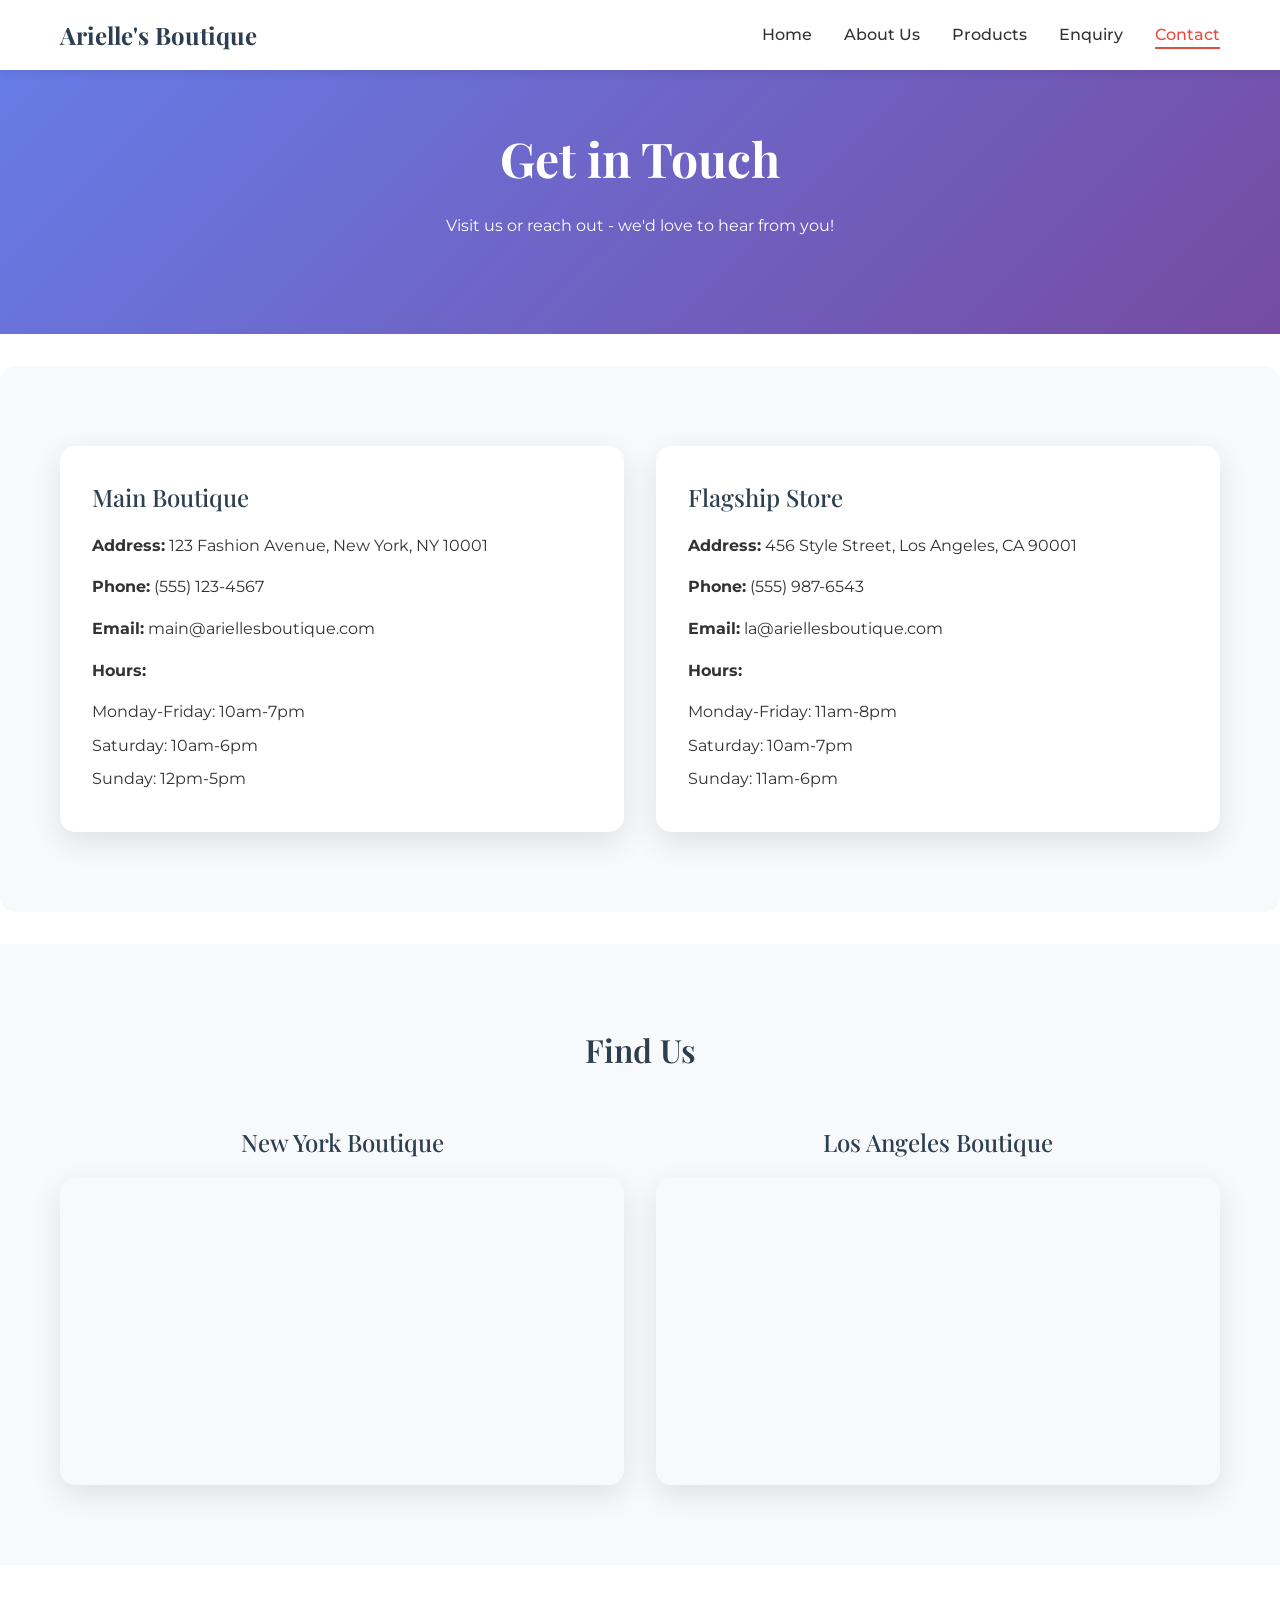
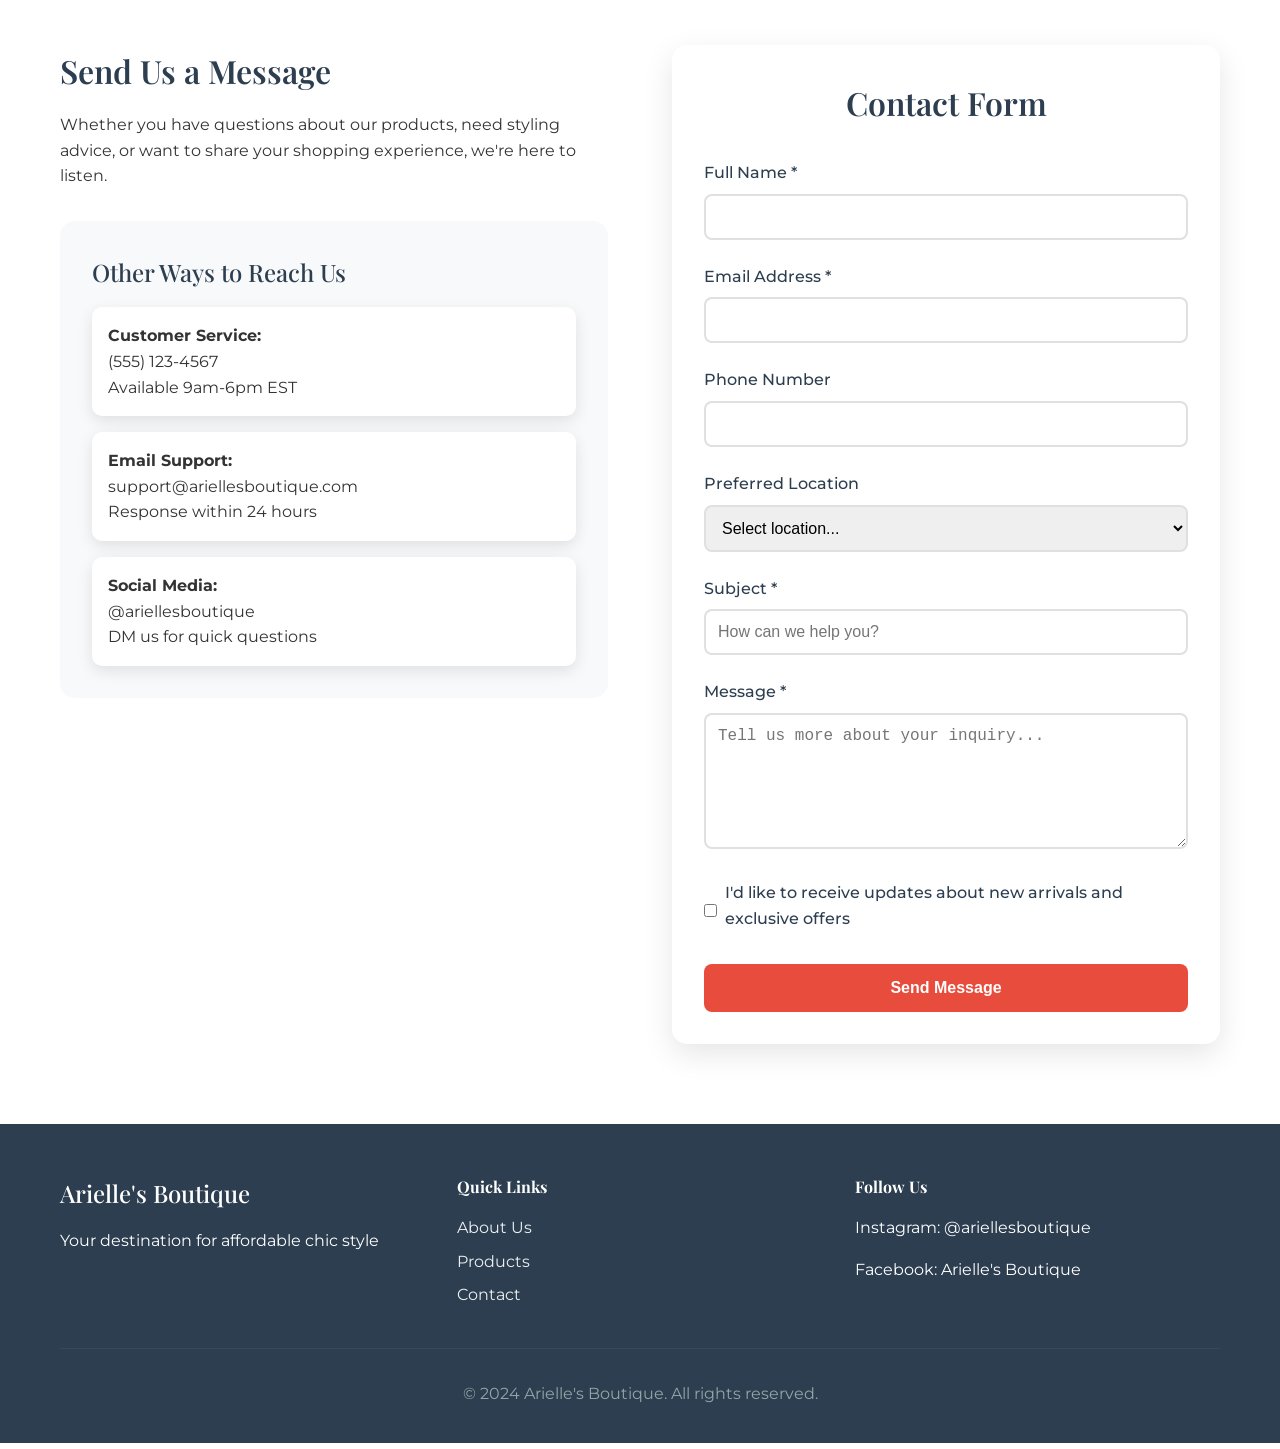
<file: contact.html>
<!DOCTYPE html>
<html lang="en">
<head>
    <meta charset="UTF-8">
    <meta name="viewport" content="width=device-width, initial-scale=1.0">
    <title>Contact - Arielle's Boutique</title>
    <link rel="stylesheet" href="styles.css">
    <link href="https://fonts.googleapis.com/css2?family=Playfair+Display:wght@400;700&family=Montserrat:wght@300;400;500;600&display=swap" rel="stylesheet">
</head>
<body>
    <header>
        <nav class="navbar">
            <div class="nav-container">
                <div class="logo">
                    <h1>Arielle's Boutique</h1>
                </div>
                <ul class="nav-menu">
                    <li><a href="index.html">Home</a></li>
                    <li><a href="about.html">About Us</a></li>
                    <li><a href="products.html">Products</a></li>
                    <li><a href="enquiry.html">Enquiry</a></li>
                    <li><a href="contact.html" class="active">Contact</a></li>
                </ul>
                <div class="hamburger">
                    <span></span>
                    <span></span>
                    <span></span>
                </div>
            </div>
        </nav>
    </header>

    <main>
        <section class="contact-hero">
            <div class="container">
                <h1>Get in Touch</h1>
                <p>Visit us or reach out - we'd love to hear from you!</p>
            </div>
        </section>

        <section class="contact-info">
            <div class="container">
                <div class="contact-grid">
                    <div class="contact-card">
                        <h3>Main Boutique</h3>
                        <p><strong>Address:</strong> 123 Fashion Avenue, New York, NY 10001</p>
                        <p><strong>Phone:</strong> (555) 123-4567</p>
                        <p><strong>Email:</strong> main@ariellesboutique.com</p>
                        <p><strong>Hours:</strong></p>
                        <ul>
                            <li>Monday-Friday: 10am-7pm</li>
                            <li>Saturday: 10am-6pm</li>
                            <li>Sunday: 12pm-5pm</li>
                        </ul>
                    </div>

                    <div class="contact-card">
                        <h3>Flagship Store</h3>
                        <p><strong>Address:</strong> 456 Style Street, Los Angeles, CA 90001</p>
                        <p><strong>Phone:</strong> (555) 987-6543</p>
                        <p><strong>Email:</strong> la@ariellesboutique.com</p>
                        <p><strong>Hours:</strong></p>
                        <ul>
                            <li>Monday-Friday: 11am-8pm</li>
                            <li>Saturday: 10am-7pm</li>
                            <li>Sunday: 11am-6pm</li>
                        </ul>
                    </div>
                </div>
            </div>
        </section>

        <section class="map-section">
            <div class="container">
                <h2>Find Us</h2>
                <div class="map-container">
                    <div class="map-item">
                        <h3>New York Boutique</h3>
                        <div class="map-placeholder">
                            <iframe 
                                src="https://www.google.com/maps/embed?pb=!1m18!1m12!1m3!1d3022.1422937950147!2d-73.98731968459395!3d40.75805097932681!2m3!1f0!2f0!3f0!3m2!1i1024!2i768!4f13.1!3m3!1m2!1s0x89c25855c6480299%3A0x55194ec5a1ae072e!2sTimes%20Square!5e0!3m2!1sen!2sus!4v1651234567890!5m2!1sen!2sus" 
                                width="100%" 
                                height="300" 
                                style="border:0;" 
                                allowfullscreen="" 
                                loading="lazy">
                            </iframe>
                        </div>
                    </div>
                    
                    <div class="map-item">
                        <h3>Los Angeles Boutique</h3>
                        <div class="map-placeholder">
                            <iframe 
                                src="https://www.google.com/maps/embed?pb=!1m18!1m12!1m3!1d3305.1333343246!2d-118.243682484783!3d34.05223498060381!2m3!1f0!2f0!3f0!3m2!1i1024!2i768!4f13.1!3m3!1m2!1s0x80c2c75ddc27da13%3A0xe22fdf6f254608f4!2sLos%20Angeles%2C%20CA%2C%20USA!5e0!3m2!1sen!2sus!4v1651234567890!5m2!1sen!2sus" 
                                width="100%" 
                                height="300" 
                                style="border:0;" 
                                allowfullscreen="" 
                                loading="lazy">
                            </iframe>
                        </div>
                    </div>
                </div>
            </div>
        </section>

        <section class="contact-form-section">
            <div class="container">
                <div class="form-wrapper">
                    <div class="form-info">
                        <h2>Send Us a Message</h2>
                        <p>Whether you have questions about our products, need styling advice, or want to share your shopping experience, we're here to listen.</p>
                        
                        <div class="quick-contacts">
                            <h3>Other Ways to Reach Us</h3>
                            <div class="contact-methods">
                                <div class="contact-method">
                                    <strong>Customer Service:</strong><br>
                                    (555) 123-4567<br>
                                    Available 9am-6pm EST
                                </div>
                                <div class="contact-method">
                                    <strong>Email Support:</strong><br>
                                    support@ariellesboutique.com<br>
                                    Response within 24 hours
                                </div>
                                <div class="contact-method">
                                    <strong>Social Media:</strong><br>
                                    @ariellesboutique<br>
                                    DM us for quick questions
                                </div>
                            </div>
                        </div>
                    </div>

                    <form class="contact-form">
                        <h2>Contact Form</h2>
                        
                        <div class="form-group">
                            <label for="contact-name">Full Name *</label>
                            <input type="text" id="contact-name" name="name" required>
                        </div>

                        <div class="form-group">
                            <label for="contact-email">Email Address *</label>
                            <input type="email" id="contact-email" name="email" required>
                        </div>

                        <div class="form-group">
                            <label for="contact-phone">Phone Number</label>
                            <input type="tel" id="contact-phone" name="phone">
                        </div>

                        <div class="form-group">
                            <label for="contact-location">Preferred Location</label>
                            <select id="contact-location" name="location">
                                <option value="">Select location...</option>
                                <option value="new-york">New York Boutique</option>
                                <option value="los-angeles">Los Angeles Boutique</option>
                                <option value="online">Online Customer Service</option>
                            </select>
                        </div>

                        <div class="form-group">
                            <label for="contact-subject">Subject *</label>
                            <input type="text" id="contact-subject" name="subject" placeholder="How can we help you?" required>
                        </div>

                        <div class="form-group">
                            <label for="contact-message">Message *</label>
                            <textarea id="contact-message" name="message" rows="6" placeholder="Tell us more about your inquiry..." required></textarea>
                        </div>

                        <div class="form-group checkbox-group">
                            <input type="checkbox" id="contact-updates" name="updates">
                            <label for="contact-updates">I'd like to receive updates about new arrivals and exclusive offers</label>
                        </div>

                        <button type="submit" class="submit-btn">Send Message</button>
                    </form>
                </div>
            </div>
        </section>
    </main>

    <footer>
        <div class="container">
            <div class="footer-content">
                <div class="footer-section">
                    <h3>Arielle's Boutique</h3>
                    <p>Your destination for affordable chic style</p>
                </div>
                <div class="footer-section">
                    <h4>Quick Links</h4>
                    <ul>
                        <li><a href="about.html">About Us</a></li>
                        <li><a href="products.html">Products</a></li>
                        <li><a href="contact.html">Contact</a></li>
                    </ul>
                </div>
                <div class="footer-section">
                    <h4>Follow Us</h4>
                    <p>Instagram: @ariellesboutique</p>
                    <p>Facebook: Arielle's Boutique</p>
                </div>
            </div>
            <div class="footer-bottom">
                <p>&copy; 2024 Arielle's Boutique. All rights reserved.</p>
            </div>
        </div>
    </footer>

    <script src="script.js"></script>
</body>
</html>
</file>
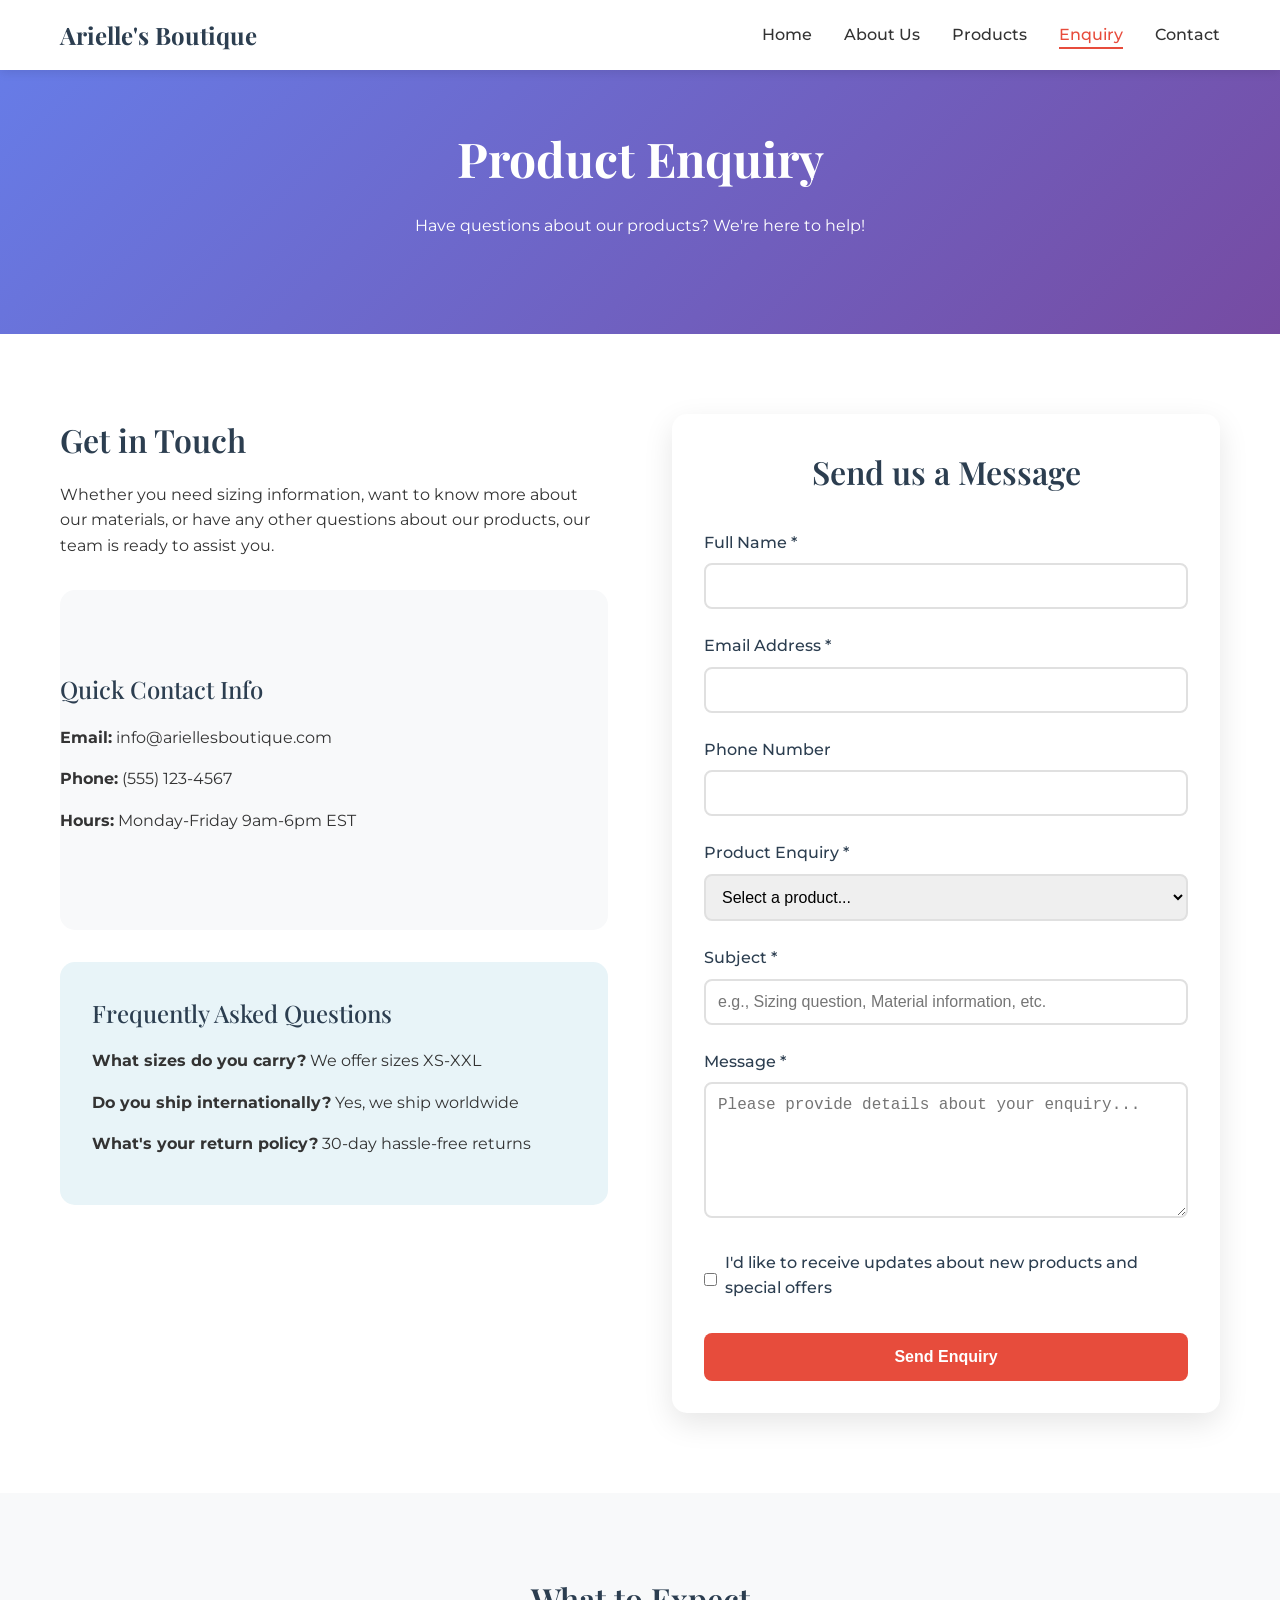
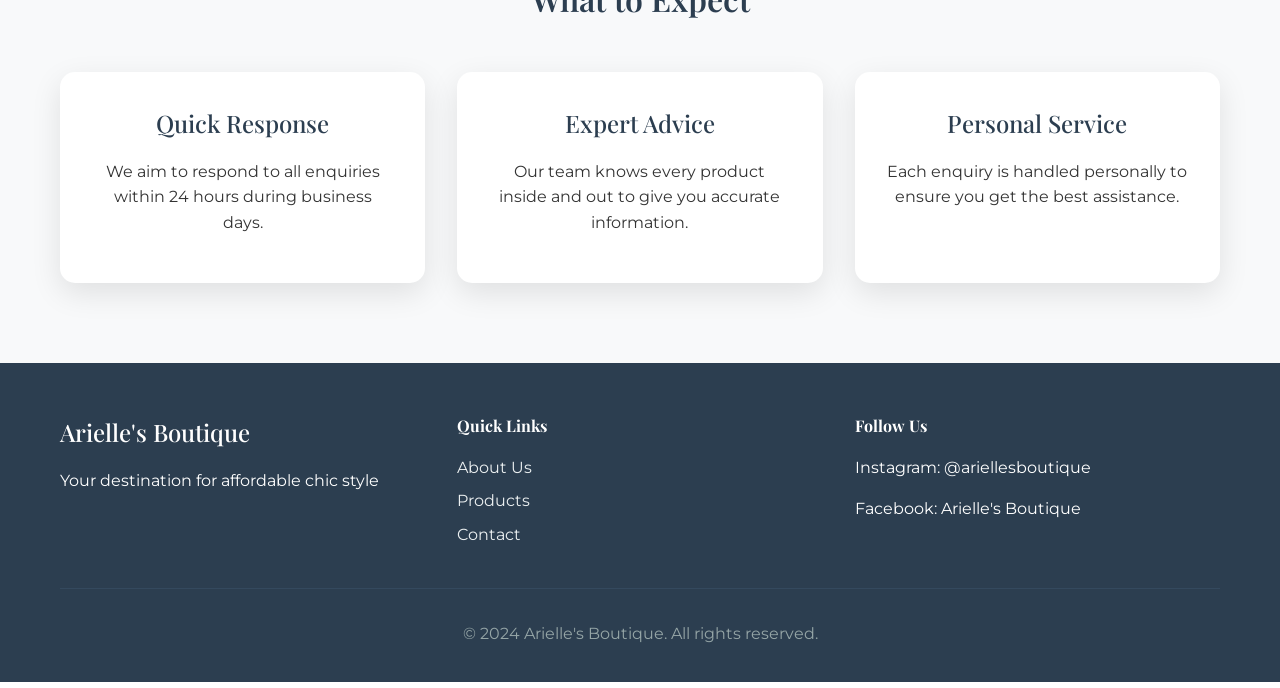
<file: enquiry.html>
<!DOCTYPE html>
<html lang="en">
<head>
    <meta charset="UTF-8">
    <meta name="viewport" content="width=device-width, initial-scale=1.0">
    <title>Enquiry - Arielle's Boutique</title>
    <link rel="stylesheet" href="styles.css">
    <link href="https://fonts.googleapis.com/css2?family=Playfair+Display:wght@400;700&family=Montserrat:wght@300;400;500;600&display=swap" rel="stylesheet">
</head>
<body>
    <header>
        <nav class="navbar">
            <div class="nav-container">
                <div class="logo">
                    <h1>Arielle's Boutique</h1>
                </div>
                <ul class="nav-menu">
                    <li><a href="index.html">Home</a></li>
                    <li><a href="about.html">About Us</a></li>
                    <li><a href="products.html">Products</a></li>
                    <li><a href="enquiry.html" class="active">Enquiry</a></li>
                    <li><a href="contact.html">Contact</a></li>
                </ul>
                <div class="hamburger">
                    <span></span>
                    <span></span>
                    <span></span>
                </div>
            </div>
        </nav>
    </header>

    <main>
        <section class="enquiry-hero">
            <div class="container">
                <h1>Product Enquiry</h1>
                <p>Have questions about our products? We're here to help!</p>
            </div>
        </section>

        <section class="enquiry-form">
            <div class="container">
                <div class="form-container">
                    <div class="form-info">
                        <h2>Get in Touch</h2>
                        <p>Whether you need sizing information, want to know more about our materials, or have any other questions about our products, our team is ready to assist you.</p>
                        
                        <div class="contact-info">
                            <h3>Quick Contact Info</h3>
                            <p><strong>Email:</strong> info@ariellesboutique.com</p>
                            <p><strong>Phone:</strong> (555) 123-4567</p>
                            <p><strong>Hours:</strong> Monday-Friday 9am-6pm EST</p>
                        </div>

                        <div class="faq-preview">
                            <h3>Frequently Asked Questions</h3>
                            <ul>
                                <li><strong>What sizes do you carry?</strong> We offer sizes XS-XXL</li>
                                <li><strong>Do you ship internationally?</strong> Yes, we ship worldwide</li>
                                <li><strong>What's your return policy?</strong> 30-day hassle-free returns</li>
                            </ul>
                        </div>
                    </div>

                    <form class="enquiry-form-element">
                        <h2>Send us a Message</h2>
                        
                        <div class="form-group">
                            <label for="name">Full Name *</label>
                            <input type="text" id="name" name="name" required>
                        </div>

                        <div class="form-group">
                            <label for="email">Email Address *</label>
                            <input type="email" id="email" name="email" required>
                        </div>

                        <div class="form-group">
                            <label for="phone">Phone Number</label>
                            <input type="tel" id="phone" name="phone">
                        </div>

                        <div class="form-group">
                            <label for="product">Product Enquiry *</label>
                            <select id="product" name="product" required>
                                <option value="">Select a product...</option>
                                <option value="silk-dress">Silk Evening Dress</option>
                                <option value="leather-handbag">Leather Handbag</option>
                                <option value="statement-necklace">Statement Necklace</option>
                                <option value="cashmere-sweater">Cashmere Sweater</option>
                                <option value="designer-sunglasses">Designer Sunglasses</option>
                                <option value="trench-coat">Classic Trench Coat</option>
                                <option value="silk-scarf">Silk Scarf</option>
                                <option value="ankle-boots">Leather Ankle Boots</option>
                                <option value="wool-blazer">Wool Blazer</option>
                                <option value="general">General Product Question</option>
                                <option value="custom">Custom Order Inquiry</option>
                            </select>
                        </div>

                        <div class="form-group">
                            <label for="subject">Subject *</label>
                            <input type="text" id="subject" name="subject" placeholder="e.g., Sizing question, Material information, etc." required>
                        </div>

                        <div class="form-group">
                            <label for="message">Message *</label>
                            <textarea id="message" name="message" rows="6" placeholder="Please provide details about your enquiry..." required></textarea>
                        </div>

                        <div class="form-group checkbox-group">
                            <input type="checkbox" id="newsletter" name="newsletter">
                            <label for="newsletter">I'd like to receive updates about new products and special offers</label>
                        </div>

                        <button type="submit" class="submit-btn">Send Enquiry</button>
                    </form>
                </div>
            </div>
        </section>

        <section class="response-time">
            <div class="container">
                <h2>What to Expect</h2>
                <div class="response-grid">
                    <div class="response-item">
                        <h3>Quick Response</h3>
                        <p>We aim to respond to all enquiries within 24 hours during business days.</p>
                    </div>
                    <div class="response-item">
                        <h3>Expert Advice</h3>
                        <p>Our team knows every product inside and out to give you accurate information.</p>
                    </div>
                    <div class="response-item">
                        <h3>Personal Service</h3>
                        <p>Each enquiry is handled personally to ensure you get the best assistance.</p>
                    </div>
                </div>
            </div>
        </section>
    </main>

    <footer>
        <div class="container">
            <div class="footer-content">
                <div class="footer-section">
                    <h3>Arielle's Boutique</h3>
                    <p>Your destination for affordable chic style</p>
                </div>
                <div class="footer-section">
                    <h4>Quick Links</h4>
                    <ul>
                        <li><a href="about.html">About Us</a></li>
                        <li><a href="products.html">Products</a></li>
                        <li><a href="contact.html">Contact</a></li>
                    </ul>
                </div>
                <div class="footer-section">
                    <h4>Follow Us</h4>
                    <p>Instagram: @ariellesboutique</p>
                    <p>Facebook: Arielle's Boutique</p>
                </div>
            </div>
            <div class="footer-bottom">
                <p>&copy; 2024 Arielle's Boutique. All rights reserved.</p>
            </div>
        </div>
    </footer>

    <script src="script.js"></script>
</body>
</html>
</file>
<file: styles.css>
/* Reset and Base Styles */
* {
    margin: 0;
    padding: 0;
    box-sizing: border-box;
}

body {
    font-family: 'Montserrat', sans-serif;
    line-height: 1.6;
    color: #333;
    background-color: #fff;
}

.container {
    max-width: 1200px;
    margin: 0 auto;
    padding: 0 20px;
}

/* Typography */
h1, h2, h3, h4 {
    font-family: 'Playfair Display', serif;
    margin-bottom: 1rem;
}

h1 {
    font-size: 2.5rem;
    font-weight: 700;
}

h2 {
    font-size: 2rem;
    font-weight: 600;
}

h3 {
    font-size: 1.5rem;
    font-weight: 500;
}

p {
    margin-bottom: 1rem;
}

/* Navigation */
.navbar {
    background: #fff;
    box-shadow: 0 2px 10px rgba(0,0,0,0.1);
    position: fixed;
    top: 0;
    width: 100%;
    z-index: 1000;
}

.nav-container {
    max-width: 1200px;
    margin: 0 auto;
    padding: 0 20px;
    display: flex;
    justify-content: space-between;
    align-items: center;
    height: 70px;
}

.logo h1 {
    font-size: 1.5rem;
    color: #2c3e50;
    margin: 0;
}

.nav-menu {
    display: flex;
    list-style: none;
    gap: 2rem;
}

.nav-menu a {
    text-decoration: none;
    color: #333;
    font-weight: 500;
    transition: color 0.3s ease;
    position: relative;
}

.nav-menu a:hover,
.nav-menu a.active {
    color: #e74c3c;
}

.nav-menu a.active::after {
    content: '';
    position: absolute;
    bottom: -5px;
    left: 0;
    width: 100%;
    height: 2px;
    background: #e74c3c;
}

.hamburger {
    display: none;
    flex-direction: column;
    cursor: pointer;
}

.hamburger span {
    width: 25px;
    height: 3px;
    background: #333;
    margin: 3px 0;
    transition: 0.3s;
}

/* Hero Section */
.hero {
    display: flex;
    align-items: center;
    min-height: 100vh;
    padding: 120px 20px 60px;
    background: linear-gradient(135deg, #667eea 0%, #764ba2 100%);
    color: white;
}

.hero-content {
    flex: 1;
    max-width: 600px;
}

.hero-content h1 {
    font-size: 3.5rem;
    margin-bottom: 1rem;
    color: white;
}

.hero-content p {
    font-size: 1.2rem;
    margin-bottom: 2rem;
    opacity: 0.9;
}

.cta-button {
    display: inline-block;
    background: #e74c3c;
    color: white;
    padding: 15px 30px;
    text-decoration: none;
    border-radius: 50px;
    font-weight: 600;
    transition: all 0.3s ease;
    text-transform: uppercase;
    letter-spacing: 1px;
}

.cta-button:hover {
    background: #c0392b;
    transform: translateY(-2px);
    box-shadow: 0 10px 20px rgba(0,0,0,0.2);
}

.hero-image {
    flex: 1;
    text-align: center;
}

.hero-image img {
    max-width: 100%;
    height: auto;
    border-radius: 20px;
    box-shadow: 0 20px 40px rgba(0,0,0,0.3);
}

/* Featured Section */
.featured {
    padding: 80px 0;
    background: #f8f9fa;
}

.featured h2 {
    text-align: center;
    margin-bottom: 3rem;
    color: #2c3e50;
}

.featured-grid {
    display: grid;
    grid-template-columns: repeat(auto-fit, minmax(300px, 1fr));
    gap: 2rem;
}

.featured-item {
    background: white;
    border-radius: 15px;
    overflow: hidden;
    box-shadow: 0 10px 30px rgba(0,0,0,0.1);
    transition: transform 0.3s ease;
}

.featured-item:hover {
    transform: translateY(-10px);
}

.featured-item img {
    width: 100%;
    height: 250px;
    object-fit: cover;
}

.featured-item h3 {
    padding: 1rem;
    color: #2c3e50;
}

.price {
    padding: 0 1rem;
    font-size: 1.5rem;
    font-weight: 700;
    color: #e74c3c;
}

.view-btn {
    display: inline-block;
    margin: 1rem;
    padding: 10px 20px;
    background: #3498db;
    color: white;
    text-decoration: none;
    border-radius: 25px;
    transition: background 0.3s ease;
}

.view-btn:hover {
    background: #2980b9;
}

/* About Page */
.about-hero {
    background: linear-gradient(135deg, #667eea 0%, #764ba2 100%);
    color: white;
    padding: 120px 20px 80px;
    text-align: center;
}

.about-hero h1 {
    font-size: 3rem;
    margin-bottom: 1rem;
    color: white;
}

.about-content {
    padding: 80px 0;
}

.about-grid {
    display: grid;
    grid-template-columns: 2fr 1fr;
    gap: 4rem;
    align-items: center;
}

.about-text h2 {
    color: #2c3e50;
    margin-bottom: 2rem;
}

.about-text h3 {
    color: #34495e;
    margin-top: 2rem;
    margin-bottom: 1rem;
}

.about-text ul {
    list-style: none;
    padding-left: 0;
}

.about-text li {
    margin-bottom: 1rem;
    padding-left: 1.5rem;
    position: relative;
}

.about-text li::before {
    content: '✓';
    position: absolute;
    left: 0;
    color: #e74c3c;
    font-weight: bold;
}

.about-image img {
    width: 100%;
    border-radius: 20px;
    box-shadow: 0 20px 40px rgba(0,0,0,0.1);
}

.values {
    padding: 80px 0;
    background: #f8f9fa;
}

.values h2 {
    text-align: center;
    margin-bottom: 3rem;
    color: #2c3e50;
}

.values-grid {
    display: grid;
    grid-template-columns: repeat(auto-fit, minmax(250px, 1fr));
    gap: 2rem;
}

.value-card {
    background: white;
    padding: 2rem;
    border-radius: 15px;
    text-align: center;
    box-shadow: 0 10px 30px rgba(0,0,0,0.1);
    transition: transform 0.3s ease;
}

.value-card:hover {
    transform: translateY(-5px);
}

.value-card h3 {
    color: #2c3e50;
    margin-bottom: 1rem;
}

/* Products Page */
.products-hero {
    background: linear-gradient(135deg, #667eea 0%, #764ba2 100%);
    color: white;
    padding: 120px 20px 80px;
    text-align: center;
}

.products-hero h1 {
    font-size: 3rem;
    margin-bottom: 1rem;
    color: white;
}

.products {
    padding: 80px 0;
}

.products-grid {
    display: grid;
    grid-template-columns: repeat(auto-fit, minmax(300px, 1fr));
    gap: 2rem;
}

.product-card {
    background: white;
    border-radius: 15px;
    overflow: hidden;
    box-shadow: 0 10px 30px rgba(0,0,0,0.1);
    transition: transform 0.3s ease;
}

.product-card:hover {
    transform: translateY(-10px);
}

.product-image img {
    width: 100%;
    height: 300px;
    object-fit: cover;
}

.product-info {
    padding: 1.5rem;
}

.product-info h3 {
    color: #2c3e50;
    margin-bottom: 0.5rem;
}

.product-info .price {
    font-size: 1.5rem;
    font-weight: 700;
    color: #e74c3c;
    margin-bottom: 0.5rem;
}

.product-info .description {
    color: #666;
    margin-bottom: 1rem;
}

.view-details {
    display: inline-block;
    background: #3498db;
    color: white;
    padding: 10px 20px;
    text-decoration: none;
    border-radius: 25px;
    transition: background 0.3s ease;
}

.view-details:hover {
    background: #2980b9;
}

/* Enquiry Page */
.enquiry-hero {
    background: linear-gradient(135deg, #667eea 0%, #764ba2 100%);
    color: white;
    padding: 120px 20px 80px;
    text-align: center;
}

.enquiry-hero h1 {
    font-size: 3rem;
    margin-bottom: 1rem;
    color: white;
}

.enquiry-form {
    padding: 80px 0;
}

.form-container {
    display: grid;
    grid-template-columns: 1fr 1fr;
    gap: 4rem;
    align-items: start;
}

.form-info h2 {
    color: #2c3e50;
    margin-bottom: 1rem;
}

.contact-info {
    background: #f8f9fa;
    padding: 2rem;
    border-radius: 15px;
    margin: 2rem 0;
}

.contact-info h3 {
    color: #2c3e50;
    margin-bottom: 1rem;
}

.faq-preview {
    background: #e8f4f8;
    padding: 2rem;
    border-radius: 15px;
    margin-top: 2rem;
}

.faq-preview h3 {
    color: #2c3e50;
    margin-bottom: 1rem;
}

.faq-preview ul {
    list-style: none;
}

.faq-preview li {
    margin-bottom: 1rem;
}

/* Forms */
.enquiry-form-element,
.contact-form {
    background: white;
    padding: 2rem;
    border-radius: 15px;
    box-shadow: 0 10px 30px rgba(0,0,0,0.1);
}

.enquiry-form-element h2,
.contact-form h2 {
    color: #2c3e50;
    margin-bottom: 2rem;
    text-align: center;
}

.form-group {
    margin-bottom: 1.5rem;
}

.form-group label {
    display: block;
    margin-bottom: 0.5rem;
    font-weight: 500;
    color: #2c3e50;
}

.form-group input,
.form-group select,
.form-group textarea {
    width: 100%;
    padding: 12px;
    border: 2px solid #e0e0e0;
    border-radius: 8px;
    font-size: 1rem;
    transition: border-color 0.3s ease;
}

.form-group input:focus,
.form-group select:focus,
.form-group textarea:focus {
    outline: none;
    border-color: #3498db;
}

.checkbox-group {
    display: flex;
    align-items: center;
    gap: 0.5rem;
}

.checkbox-group input[type="checkbox"] {
    width: auto;
}

.submit-btn {
    width: 100%;
    background: #e74c3c;
    color: white;
    padding: 15px;
    border: none;
    border-radius: 8px;
    font-size: 1rem;
    font-weight: 600;
    cursor: pointer;
    transition: background 0.3s ease;
}

.submit-btn:hover {
    background: #c0392b;
}

.response-time {
    padding: 80px 0;
    background: #f8f9fa;
}

.response-time h2 {
    text-align: center;
    margin-bottom: 3rem;
    color: #2c3e50;
}

.response-grid {
    display: grid;
    grid-template-columns: repeat(auto-fit, minmax(300px, 1fr));
    gap: 2rem;
}

.response-item {
    background: white;
    padding: 2rem;
    border-radius: 15px;
    text-align: center;
    box-shadow: 0 10px 30px rgba(0,0,0,0.1);
}

.response-item h3 {
    color: #2c3e50;
    margin-bottom: 1rem;
}

/* Contact Page */
.contact-hero {
    background: linear-gradient(135deg, #667eea 0%, #764ba2 100%);
    color: white;
    padding: 120px 20px 80px;
    text-align: center;
}

.contact-hero h1 {
    font-size: 3rem;
    margin-bottom: 1rem;
    color: white;
}

.contact-info {
    padding: 80px 0;
}

.contact-grid {
    display: grid;
    grid-template-columns: repeat(auto-fit, minmax(400px, 1fr));
    gap: 2rem;
}

.contact-card {
    background: white;
    padding: 2rem;
    border-radius: 15px;
    box-shadow: 0 10px 30px rgba(0,0,0,0.1);
}

.contact-card h3 {
    color: #2c3e50;
    margin-bottom: 1rem;
}

.contact-card ul {
    list-style: none;
}

.contact-card li {
    margin-bottom: 0.5rem;
}

.map-section {
    padding: 80px 0;
    background: #f8f9fa;
}

.map-section h2 {
    text-align: center;
    margin-bottom: 3rem;
    color: #2c3e50;
}

.map-container {
    display: grid;
    grid-template-columns: repeat(auto-fit, minmax(500px, 1fr));
    gap: 2rem;
}

.map-item h3 {
    color: #2c3e50;
    margin-bottom: 1rem;
    text-align: center;
}

.map-placeholder {
    border-radius: 15px;
    overflow: hidden;
    box-shadow: 0 10px 30px rgba(0,0,0,0.1);
}

.contact-form-section {
    padding: 80px 0;
}

.form-wrapper {
    display: grid;
    grid-template-columns: 1fr 1fr;
    gap: 4rem;
    align-items: start;
}

.quick-contacts {
    background: #f8f9fa;
    padding: 2rem;
    border-radius: 15px;
    margin: 2rem 0;
}

.quick-contacts h3 {
    color: #2c3e50;
    margin-bottom: 1rem;
}

.contact-methods {
    display: grid;
    gap: 1rem;
}

.contact-method {
    background: white;
    padding: 1rem;
    border-radius: 10px;
    box-shadow: 0 5px 15px rgba(0,0,0,0.1);
}

/* Footer */
footer {
    background: #2c3e50;
    color: white;
    padding: 50px 0 20px;
}

.footer-content {
    display: grid;
    grid-template-columns: repeat(auto-fit, minmax(250px, 1fr));
    gap: 2rem;
    margin-bottom: 2rem;
}

.footer-section h3,
.footer-section h4 {
    color: white;
    margin-bottom: 1rem;
}

.footer-section ul {
    list-style: none;
}

.footer-section ul li {
    margin-bottom: 0.5rem;
}

.footer-section a {
    color: #ecf0f1;
    text-decoration: none;
    transition: color 0.3s ease;
}

.footer-section a:hover {
    color: #e74c3c;
}

.footer-bottom {
    text-align: center;
    padding-top: 2rem;
    border-top: 1px solid #34495e;
    color: #95a5a6;
}

/* Responsive Design */
@media (max-width: 768px) {
    .nav-menu {
        position: fixed;
        left: -100%;
        top: 70px;
        flex-direction: column;
        background-color: white;
        width: 100%;
        text-align: center;
        transition: 0.3s;
        box-shadow: 0 10px 27px rgba(0,0,0,0.05);
        padding: 2rem 0;
    }

    .nav-menu.active {
        left: 0;
    }

    .hamburger {
        display: flex;
    }

    .hamburger.active span:nth-child(2) {
        opacity: 0;
    }

    .hamburger.active span:nth-child(1) {
        transform: translateY(8px) rotate(45deg);
    }

    .hamburger.active span:nth-child(3) {
        transform: translateY(-8px) rotate(-45deg);
    }

    .hero {
        flex-direction: column;
        text-align: center;
        padding: 100px 20px 60px;
    }

    .hero-content {
        margin-bottom: 2rem;
    }

    .hero-content h1 {
        font-size: 2.5rem;
    }

    .about-grid,
    .form-container,
    .form-wrapper {
        grid-template-columns: 1fr;
        gap: 2rem;
    }

    .contact-grid {
        grid-template-columns: 1fr;
    }

    .map-container {
        grid-template-columns: 1fr;
    }

    .featured-grid,
    .products-grid,
    .values-grid,
    .response-grid {
        grid-template-columns: 1fr;
    }
}

@media (max-width: 480px) {
    .container {
        padding: 0 15px;
    }

    h1 {
        font-size: 2rem;
    }

    .hero-content h1 {
        font-size: 2rem;
    }

    .hero-content p {
        font-size: 1rem;
    }

    .about-hero h1,
    .products-hero h1,
    .enquiry-hero h1,
    .contact-hero h1 {
        font-size: 2rem;
    }
}
</file>
